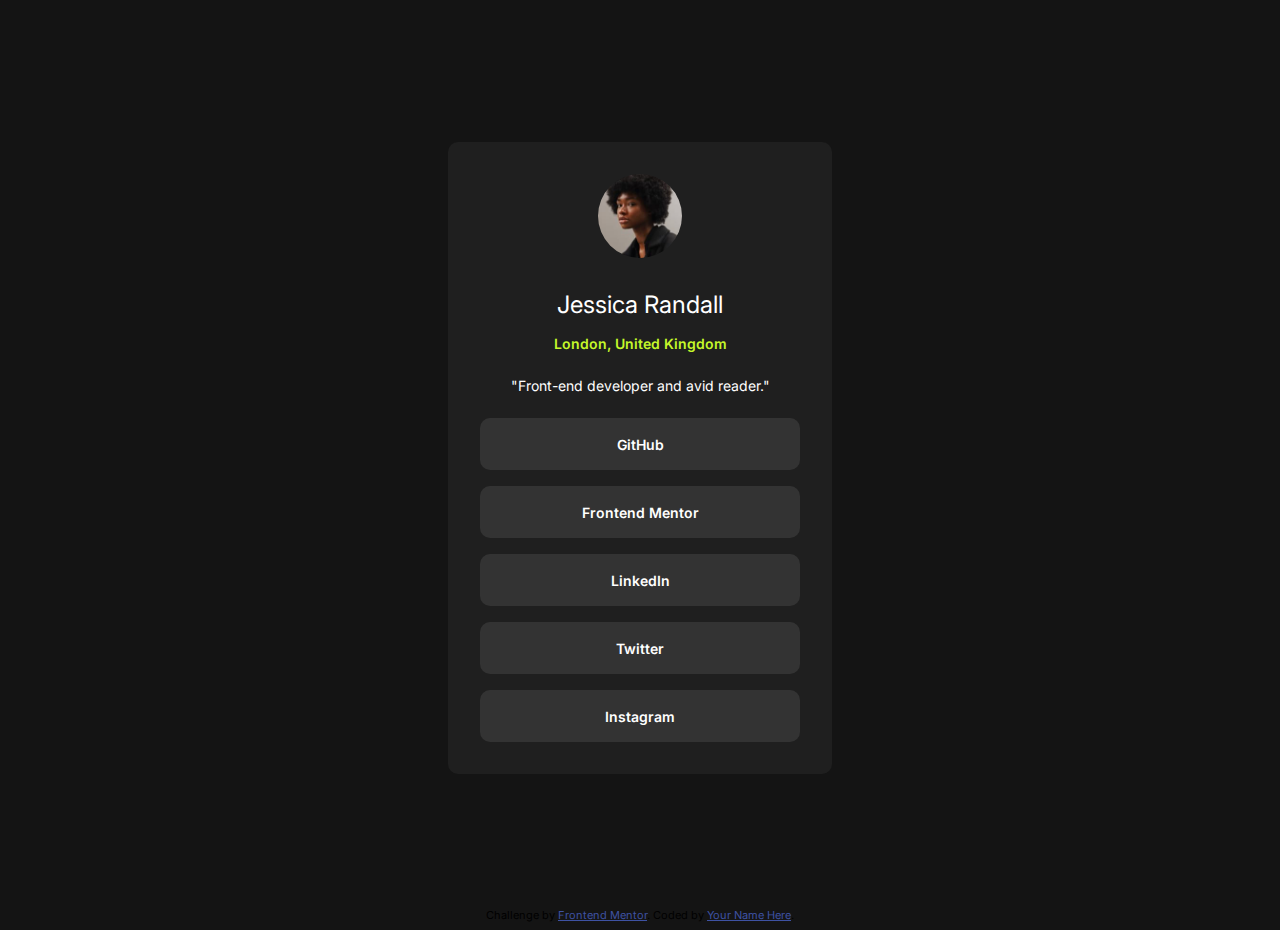
<file: index.html>
<!DOCTYPE html>
<html lang="en">

<head>
  <meta charset="UTF-8">
  <meta name="viewport" content="width=device-width, initial-scale=1.0">
  <!-- displays site properly based on user's device -->

  <link rel="icon" type="image/png" sizes="32x32" href="./assets/images/favicon-32x32.png">
  <link rel="preconnect" href="https://fonts.googleapis.com">
  <link rel="preconnect" href="https://fonts.gstatic.con" crossorigin>
  <link rel="stylesheet" href="https://fonts.googleapis.com/css2?family=Inter:wght@400;600;700&display=swap">

  <title>Frontend Mentor | Social links profile</title>

  <!-- Feel free to remove these styles or customise in your own stylesheet 👍 -->
  <style>
    body {
      background-color: hsl(0, 0%, 8%);
      font-family: "Inter", sans-serif;
    }

    h1 {
      font-size: 24px;
      font-weight: 400;
      color: hsl(0, 0%, 100%);
      margin-bottom: 8px;
    }

    h2 {
      font-size: 14px;
      font-weight: 600;
      color: hsl(75, 94%, 57%);
      margin-top: 8px;
    }

    p {
      font-size: 14px;
      color: hsl(0, 0%, 100%);
      margin-bottom: 0;
    }

    main {
      display: flex;
      flex-direction: column;
      justify-content: center;
      min-height: 100vh;
    }

    .card {
      background-color: hsl(0, 0%, 12%);
      margin: auto;
      display: flex;
      flex-direction: column;
      align-items: center;
      border-radius: 10px;
    }

    .card img {
      border-radius: 100%;
      max-width: 84px;
      margin-top: 32px;
      margin-bottom: 16px;
    }

    ul {
      list-style-type: none;
      width: 320px;
      padding: 0;
      margin-left: 32px;
      margin-right: 32px;
      margin-top: 8px;
      margin-bottom: 16px;
    }

    ul li {
      background-color: hsl(0, 0%, 20%);
      border-radius: 10px;
      padding: 16px 0;
      text-align: center;
      margin: 16px auto;
    }

    ul a {
      font-weight: 600;
      font-size: 14px;
      color: white;
      text-decoration: none;
    }

    li:hover {
      background-color: hsl(75, 94%, 57%);
    }

    li:hover a {
      color: black;
    }

    .attribution {
      font-size: 11px;
      text-align: center;
    }

    .attribution a {
      color: hsl(228, 45%, 44%);
    }
  </style>
</head>

<body>
  <main>
    <div class="card">
      <img src="assets/images/avatar-jessica.jpeg">
      <h1>Jessica Randall</h1>
      <h2>London, United Kingdom</h2>
      <p>"Front-end developer and avid reader."</p>
      <ul>
        <li>
          <a href="">
            GitHub
          </a>
        </li>
        <li>
          <a href="">
            Frontend Mentor
          </a>
        </li>
        <li>
          <a href="">
            LinkedIn
          </a>
        </li>
        <li>
          <a href="">
            Twitter
          </a>
        </li>
        <li>
          <a href="">
            Instagram
          </a>
        </li>
      </ul>
    </div>
  </main>
  <footer>
    <div class="attribution">
      Challenge by <a href="https://www.frontendmentor.io?ref=challenge" target="_blank">Frontend Mentor</a>.
      Coded by <a href="#">Your Name Here</a>.
    </div>
  </footer>
</body>

</html>
</file>
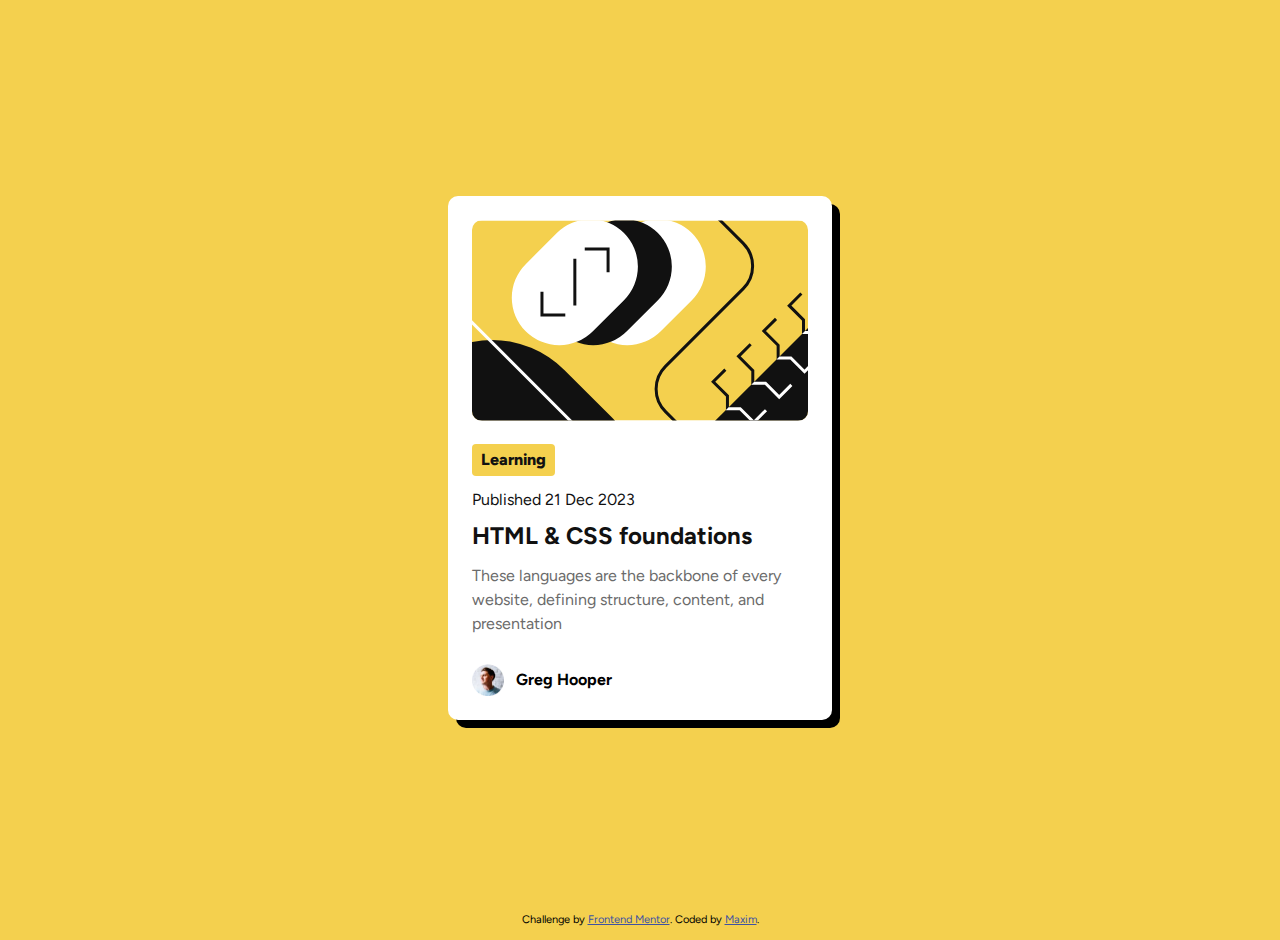
<file: blog-preview-card-main/index.html>
<!DOCTYPE html>
<html lang="en">

<head>
  <meta charset="UTF-8">
  <meta name="viewport" content="width=device-width, initial-scale=1.0">
  <link rel="icon" type="image/png" sizes="32x32" href="./assets/images/favicon-32x32.png">
  <link rel="preconnect" href="https://fonts.googleapis.com">
  <link rel="preconnect" href="https://fonts.gstatic.con" crossorigin>
  <link rel="stylesheet" href="https://fonts.googleapis.com/css2?family=Figtree:wght@400;700&display=swap">
  <title>Frontend Mentor | Blog preview card</title>
  <style>
    body {
      background-color: #F4D04E;
      font-family: "Figtree", sans-serif;
      line-height: 150%;
    }

    main {
      display: flex;
      flex-direction: column;
      justify-content: center;
      min-height: 100vh;
    }

    .card {
      background-color: #FFFFFF;
      margin: auto;
      max-width: 384px;
      border-radius: 10px;
      box-shadow: 8px 8px 0px 0px #000000;
    }

    .card:hover {
      box-shadow: 16px 16px 0px 0px #000000;
    }

    .card-content {
      margin: 24px;
    }

    img.banner-image {
      border-radius: 10px;
      margin: 24px 24px 0 24px;
    }

    .category-box {
      background-color: #F4D04E;
      border-radius: 4px;
      width: fit-content;
      margin-top: -8px;
      margin-bottom: -4px;
    }

    .category-box p {
      padding: 4px 9px;
      font-weight: 800;
      color: #111111;
    }

    .date {
      color: #111111;
      font-weight: 400;
      margin-bottom: -4px;
    }

    .description {
      color: #6B6B6B;
      font-size: 16px;
    }

    .card-content h1 {
      color: #111111;
      font-size: 24px;
    }

    .card-content h1:hover {
      color: #F0D40E;
    }

    .author-box {
      display: flex;
      flex-direction: row;
      align-items: center;
      margin-bottom: -12px;
    }

    .author-box img {
      max-width: 32px;
      max-height: 32px;
    }

    .author-box p {
      margin-left: 12px;
      font-weight: 700;
    }

    .attribution {
      font-size: 11px;
      text-align: center;
    }

    .attribution a {
      color: hsl(228, 45%, 44%);
    }
  </style>
</head>

<body>
  <main>
    <div class="card">
      <img class="banner-image" src="./assets/images/illustration-article.svg">
      <div class="card-content">
        <div class="category-box">
          <p class="category">Learning</p>
        </div>
        <p class="date">Published 21 Dec 2023</p>
        <h1>HTML & CSS foundations</h1>
        <p class="description">These languages are the backbone of every website, defining structure, content, and
          presentation</p>
        <div class="author-box">
          <img src="./assets/images/image-avatar.webp">
          <p>Greg Hooper</p>
        </div>
      </div>
    </div>
  </main>

  <footer>
    <div class="attribution">
      Challenge by <a href="https://www.frontendmentor.io?ref=challenge" target="_blank">Frontend Mentor</a>.
      Coded by <a href="#">Maxim</a>.
    </div>
  </footer>
</body>

</html>
</file>
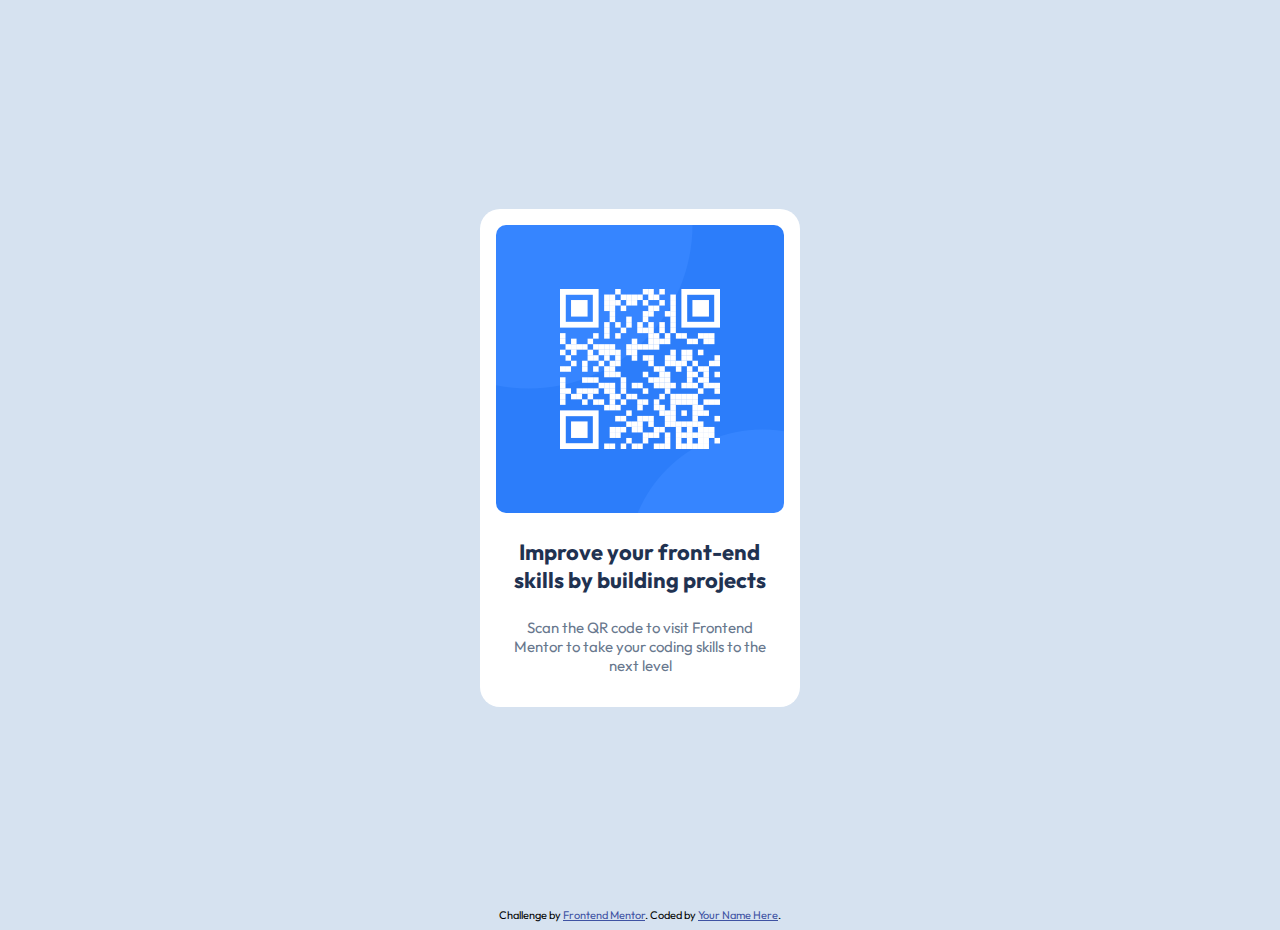
<file: qr_code_component/index.html>
<!DOCTYPE html>
<html lang="en">

<head>
  <meta charset="UTF-8">
  <meta name="viewport" content="width=device-width, initial-scale=1.0">
  <!-- displays site properly based on user's device -->
  <link rel="icon" type="image/png" sizes="32x32" href="./images/favicon-32x32.png">
  <title>Frontend Mentor | QR code component</title>
  <link rel="preconnect" href="https://fonts.googleapis.com">
  <link rel="preconnect" href="https://fonts.gstatic.con" crossorigin>
  <link rel="stylesheet" href="https://fonts.googleapis.com/css2?family=Outfit:wght@400;700&display=swap">

  <!-- Feel free to remove these styles or customise in your own stylesheet 👍 -->
  <style>
    body {
      background-color: hsl(212, 45%, 89%);
      font-family: "Outfit", sans-serif;
    }

    main {
      display: flex;
      flex-direction: column;
      justify-content: center;
      min-height: 100vh;
    }

    .card {
      max-width: 320px;
      display: flex;
      flex-direction: column;
      align-items: center;
      margin: auto;
      background-color: hsl(0, 0%, 100%);
      border-radius: 20px;
      padding: 16px 0px;
      text-align: center;
    }

    img {
      width: 90%;
      height: auto;
      border-radius: 10px;
    }

    h1 {
      font-size: 22px;
      margin: 25px 25px 16px 24px;
      font-weight: 700;
      color: hsl(218, 44%, 22%);
    }

    p {
      font-size: 15px;
      margin: 8px 24px 16px 24px;
      font-weight: 400;
      color: hsl(216, 15%, 48%);
    }

    .attribution {
      font-size: 11px;
      text-align: center;
    }

    .attribution a {
      color: hsl(228, 45%, 44%);
    }
  </style>
</head>

<body>
  <main>
    <div class="card">
      <img src="./images/image-qr-code.png" alt="QR-Code Picture">
      <h1>Improve your front-end skills by building projects</h1>
      <p>Scan the QR code to visit Frontend Mentor to take your coding skills to the next level</p>
    </div>
  </main>

  <footer>
    <div class="attribution">
      Challenge by <a href="https://www.frontendmentor.io?ref=challenge" target="_blank">Frontend Mentor</a>.
      Coded by <a href="#">Your Name Here</a>.
    </div>
  </footer>
</body>

</html>
</file>
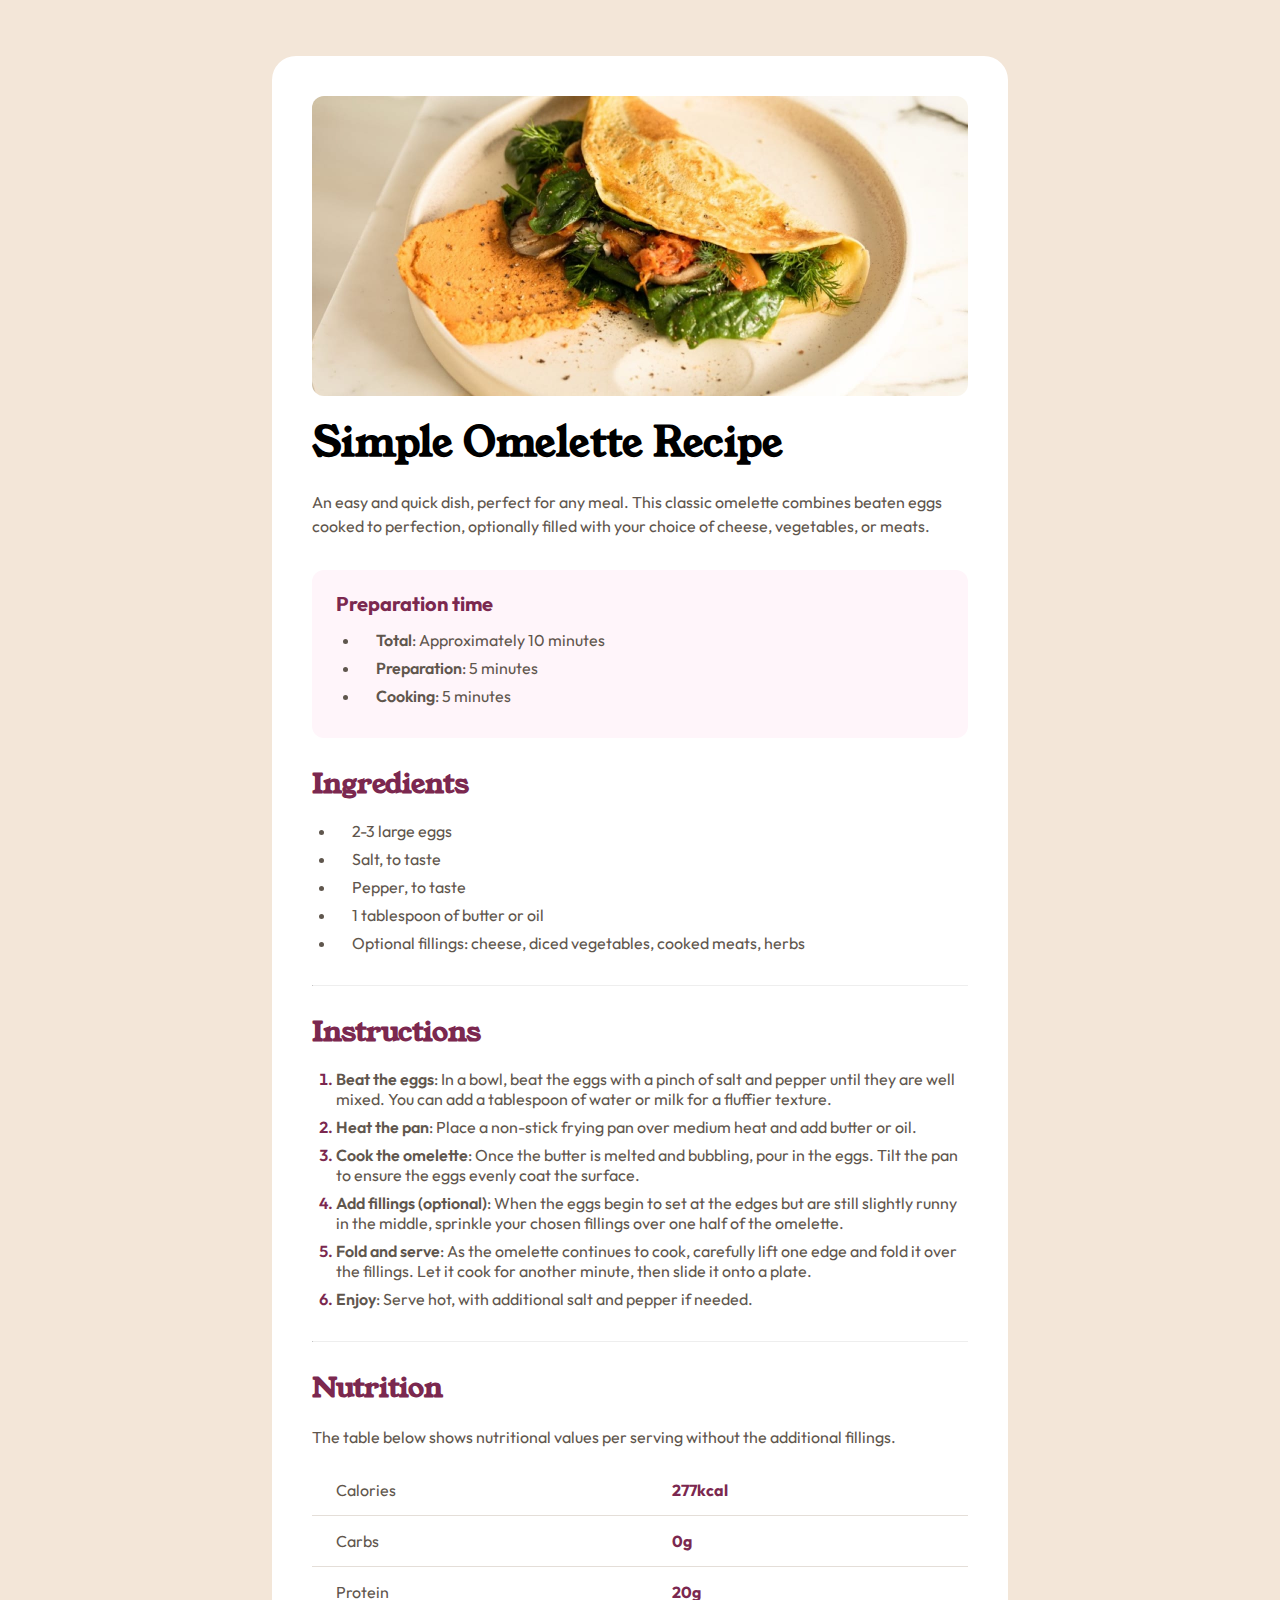
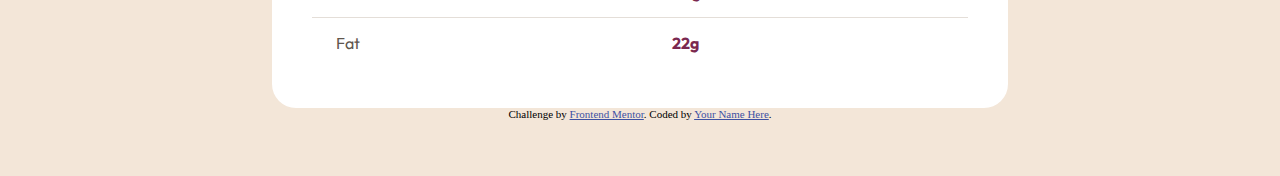
<file: recipe-page-main/index.html>
<!DOCTYPE html>
<html lang="en">

<head>
  <meta charset="UTF-8">
  <meta name="viewport" content="width=device-width, initial-scale=1.0">
  <link rel="icon" type="image/png" sizes="32x32" href="./assets/images/favicon-32x32.png">
  <link rel="stylesheet" href="styles.css">
  <link rel="preconnect" href="https://fonts.googleapis.com">
  <link rel="preconnect" href="https://fonts.gstatic.con" crossorigin>
  <link rel="stylesheet" href="https://fonts.googleapis.com/css2?family=Outfit:wght@400;600;700&display=swap">
  <link rel="stylesheet" href="https://fonts.googleapis.com/css2?family=Young+Serif&display=swap">
  <title>Frontend Mentor | Recipe page</title>

</head>

<body>

  <article>
    <img class="top-image" src="assets/images/image-omelette.jpeg">

    <main>
      <header>
        <h1>Simple Omelette Recipe</h1>

        <p>An easy and quick dish, perfect for any meal. This classic omelette combines beaten eggs cooked
          to perfection, optionally filled with your choice of cheese, vegetables, or meats.</p>
      </header>

      <section class="preparation">

        <h2>Preparation time</h2>
        <ul>
          <li><span>Total</span>: Approximately 10 minutes</li>
          <li><span>Preparation</span>: 5 minutes</li>
          <li><span>Cooking</span>: 5 minutes</li>
        </ul>
      </section>

      <section class="ingredients">
        <h2>Ingredients</h2>
        <ul>
          <li>2-3 large eggs</li>
          <li>Salt, to taste</li>
          <li>Pepper, to taste</li>
          <li>1 tablespoon of butter or oil</li>
          <li>Optional fillings: cheese, diced vegetables, cooked meats, herbs</li>
        </ul>
      </section>
      <hr />
      <section class="instruction">
        <h2>Instructions</h2>
        <ol>
          <li><span>Beat the eggs</span>: In a bowl, beat the eggs with a pinch of salt and pepper until they are well
            mixed.
            You can add a tablespoon of water or milk for a fluffier texture.</li>

          <li><span>Heat the pan</span>: Place a non-stick frying pan over medium heat and add butter or oil.</li>

          <li><span>Cook the omelette</span>: Once the butter is melted and bubbling, pour in the eggs. Tilt the pan to
            ensure
            the eggs evenly coat the surface.</li>

          <li><span>Add fillings (optional)</span>: When the eggs begin to set at the edges but are still slightly runny
            in the
            middle, sprinkle your chosen fillings over one half of the omelette.</li>

          <li><span>Fold and serve</span>: As the omelette continues to cook, carefully lift one edge and fold it over
            the
            fillings. Let it cook for another minute, then slide it onto a plate.</li>

          <li><span>Enjoy</span>: Serve hot, with additional salt and pepper if needed.</li>
        </ol>
      </section>
      <hr />
      <section class="nutrition">
        <h2>Nutrition</h2>

        <p>The table below shows nutritional values per serving without the additional fillings.</p>

        <table>
          <tr>
            <td>Calories</td>
            <td class="figure">277kcal</td>
          </tr>

          <tr>
            <td>Carbs</td>
            <td class="figure">0g</td>
          </tr>

          <tr>
            <td>Protein</td>
            <td class="figure">20g</td>
          </tr>

          <tr>
            <td>Fat</td>
            <td class="figure">22g</td>
          </tr>
        </table>
      </section>
    </main>
  </article>

  <div class="attribution">
    Challenge by <a href="https://www.frontendmentor.io?ref=challenge" target="_blank">Frontend Mentor</a>.
    Coded by <a href="#">Your Name Here</a>.
  </div>
</body>

</html>
</file>
<file: recipe-page-main/styles.css>
.attribution {
  font-size: 11px;
  text-align: center;
}

.attribution a {
  color: hsl(228, 45%, 44%);
}

body {
  background-color: hsl(30, 54%, 90%);
  display: flex;
  flex-direction: column;
  justify-content: center;
  padding: 48px 128px;
}

article {
  padding: 40px;
  background-color: hsl(0, 0%, 100%);
  border-radius: 24px;
  display: flex;
  flex-direction: column;
  margin: auto;
  box-sizing: border-box;
  max-width: 736px;
}

article h1 {
  font-family: "Young Serif", serif;
  font-size: 40px;
  line-height: 100%;
}

article h2 {
  font-family: "Young Serif", serif;
  font-size: 28px;
  line-height: 100%;
  color: hsl(332, 51%, 32%);
}

img {
  border-radius: 12px;
}

p {
  font-family: "Outfit", sans-serif;
  line-height: 150%;
  color: #5F564D;
}

.preparation {
  background-color: hsl(330, 100%, 98%);
  padding: 24px;
  border-radius: 12px;
  margin: 32px 0;
}

.preparation h2 {
  font-family: "Outfit", sans-serif;
  color: hsl(332, 51%, 32%);
  font-size: 20px;
  margin: 0;
}

ul {
  padding: 0 0 0 24px;
}

ul li {
  margin-bottom: 8px;
  font-family: "Outfit", sans-serif;
  color: #5F564D;
  padding-left: 16px;
}

ul:last-child {
  margin-bottom: 0;
}

.preparation span {
  font-weight: 600;
}

hr {
  color: hsl(30, 18%, 87%);
  margin: 32px 0;
  border-top: 1px;
}

ol li {
  margin-bottom: 8px;
  font-family: "Outfit", sans-serif;
  color: #5F564D;
}

ul:last-child {
  margin-bottom: 0;
}

ol {
  padding-left: 24px;
}

ol li::marker {
  color: hsl(332, 51%, 32%);
  font-weight: 600;
}

.instruction span {
  font-weight: 600;
}

table {
  font-family: "Outfit", sans-serif;
  color: #5F564D;
  width: 100%;
  border-collapse: collapse;
}

tr {
  line-height: 48px;
}

tr:not(:last-child) td {
  border-bottom: 1px solid hsl(30, 18%, 87%);
}

tr td {
  padding-left: 24px;
}

.figure {
  font-weight: 700;
  color: hsl(332, 51%, 32%);
}
</file>
